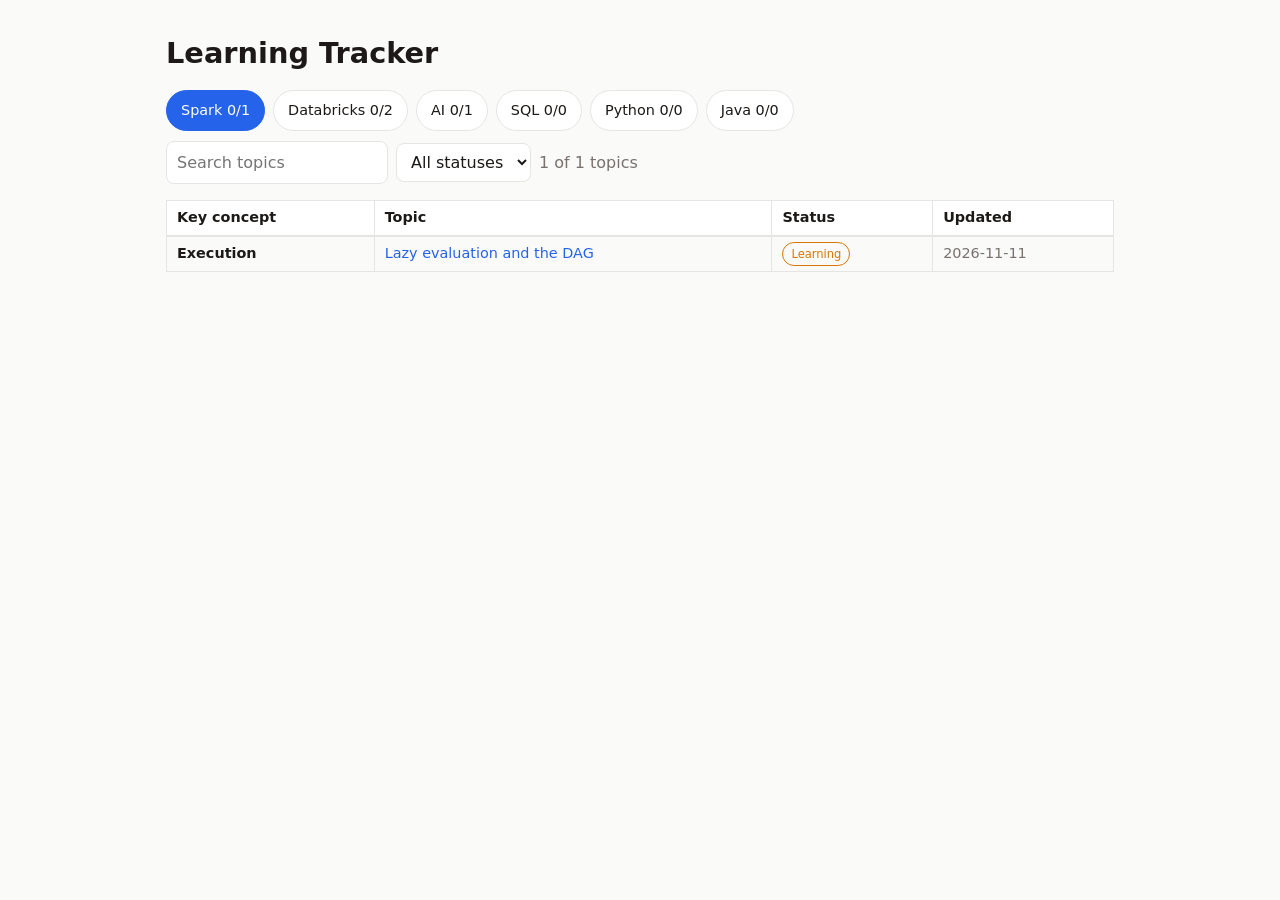
<file: index.html>
<!doctype html>
<html lang="en">
<head>
<meta charset="utf-8">
<meta name="viewport" content="width=device-width,initial-scale=1">
<title>Learning Tracker</title>
<link rel="stylesheet" href="assets/style.css">
</head>
<body>
<div class="wrap">
  <h1>Learning Tracker</h1>
  <div class="tabs" id="tabs"></div>
  <div class="tools">
    <input id="search" type="search" placeholder="Search topics" aria-label="Search topics">
    <select id="status" aria-label="Filter by status">
      <option value="all">All statuses</option>
      <option value="todo">To do</option>
      <option value="learning">Learning</option>
      <option value="revise">Revise</option>
      <option value="done">Done</option>
    </select>
    <span id="count" class="muted"></span>
  </div>
  <div id="table"></div>
</div>
<script src="assets/tracker.js"></script>
<script src="assets/app.js"></script>
</body>
</html>
</file>
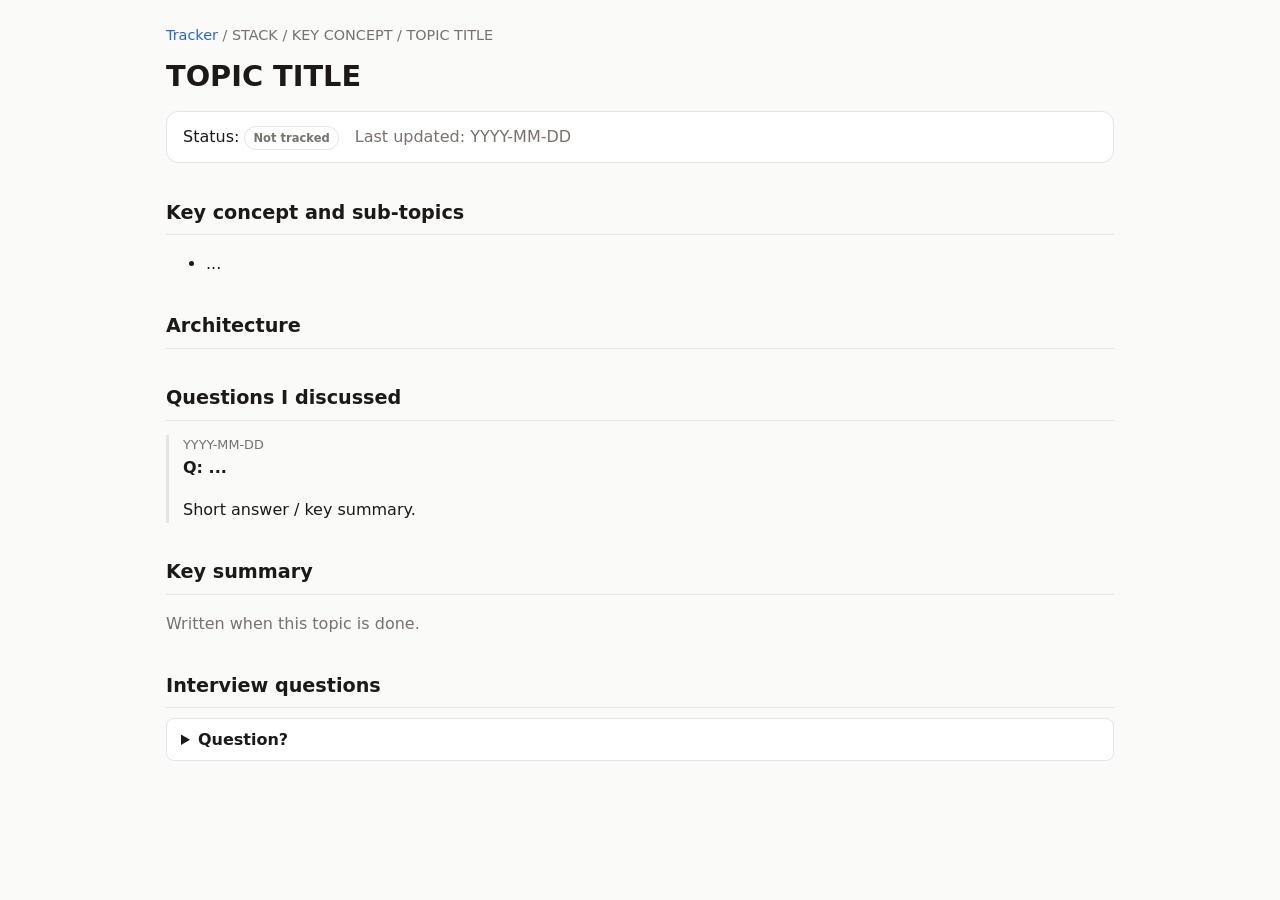
<file: templates/topic-template.html>
<!doctype html>
<html lang="en">
<head>
<meta charset="utf-8">
<meta name="viewport" content="width=device-width,initial-scale=1">
<title>TOPIC TITLE</title>
<link rel="stylesheet" href="../../assets/style.css">
</head>
<body>
<div class="wrap">
  <div class="crumbs"><a href="../../index.html#STACK_ID">Tracker</a> / STACK / KEY CONCEPT / TOPIC TITLE</div>
  <h1>TOPIC TITLE</h1>
  <div class="panel">
    <span>Status: <b id="status-badge" data-topic="STACK_ID/CONCEPT_FOLDER/TOPIC_SLUG"></b></span>
    <span class="muted">Last updated: YYYY-MM-DD</span>
  </div>

  <h2>Key concept and sub-topics</h2>
  <ul><li>...</li></ul>

  <h2>Architecture</h2>
  <!-- only if asked. Inline <svg>; reuse classes .box, .box.ai, .arrow -->

  <h2>Questions I discussed</h2>
  <div class="log">
    <div class="date">YYYY-MM-DD</div>
    <div class="q">Q: ...</div>
    <p>Short answer / key summary.</p>
  </div>

  <h2>Key summary</h2>
  <p class="muted">Written when this topic is done.</p>

  <h2>Interview questions</h2>
  <details><summary>Question?</summary>Answer.</details>
</div>
<script src="../../assets/tracker.js"></script>
<script src="../../assets/app.js"></script>
</body>
</html>
</file>
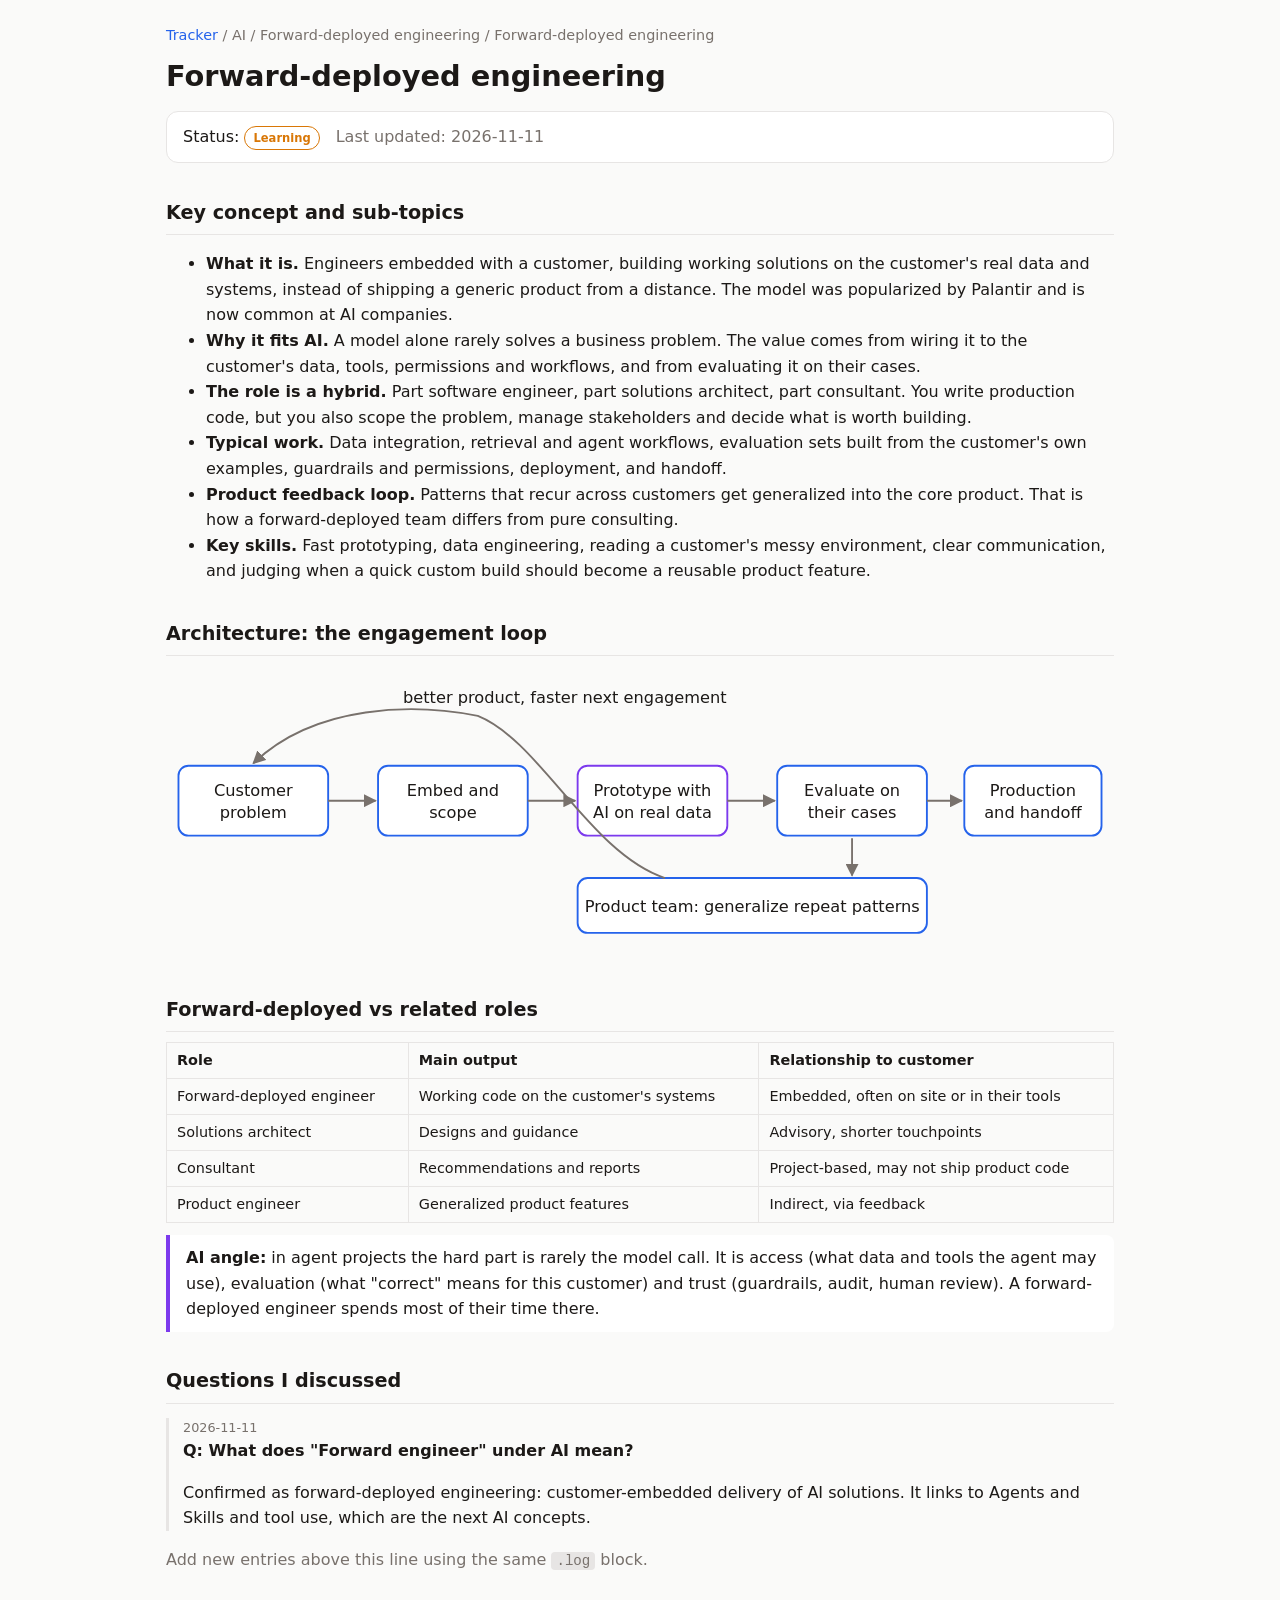
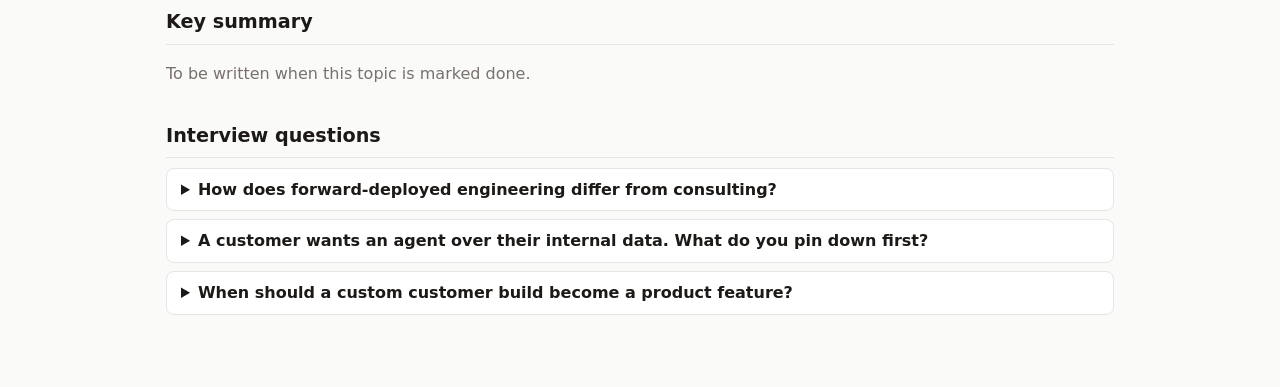
<file: ai/forward-deployed-engineering/overview.html>
<!doctype html>
<html lang="en">
<head>
<meta charset="utf-8">
<meta name="viewport" content="width=device-width,initial-scale=1">
<title>Forward-deployed engineering</title>
<link rel="stylesheet" href="../../assets/style.css">
</head>
<body>
<div class="wrap">
  <div class="crumbs"><a href="../../index.html#ai">Tracker</a> / AI / Forward-deployed engineering / Forward-deployed engineering</div>
  <h1>Forward-deployed engineering</h1>
  <div class="panel">
    <span>Status: <b id="status-badge" data-topic="ai/forward-deployed-engineering/overview"></b></span>
    <span class="muted">Last updated: 2026-11-11</span>
  </div>

  <h2>Key concept and sub-topics</h2>
  <ul>
    <li><b>What it is.</b> Engineers embedded with a customer, building working solutions on the customer's real data and systems, instead of shipping a generic product from a distance. The model was popularized by Palantir and is now common at AI companies.</li>
    <li><b>Why it fits AI.</b> A model alone rarely solves a business problem. The value comes from wiring it to the customer's data, tools, permissions and workflows, and from evaluating it on their cases.</li>
    <li><b>The role is a hybrid.</b> Part software engineer, part solutions architect, part consultant. You write production code, but you also scope the problem, manage stakeholders and decide what is worth building.</li>
    <li><b>Typical work.</b> Data integration, retrieval and agent workflows, evaluation sets built from the customer's own examples, guardrails and permissions, deployment, and handoff.</li>
    <li><b>Product feedback loop.</b> Patterns that recur across customers get generalized into the core product. That is how a forward-deployed team differs from pure consulting.</li>
    <li><b>Key skills.</b> Fast prototyping, data engineering, reading a customer's messy environment, clear communication, and judging when a quick custom build should become a reusable product feature.</li>
  </ul>

  <h2>Architecture: the engagement loop</h2>
  <svg viewBox="0 0 760 230" role="img" aria-label="Forward-deployed engineering loop between customer problem, prototype, evaluation, production and product feedback">
    <defs><marker id="a" viewBox="0 0 10 10" refX="9" refY="5" markerWidth="7" markerHeight="7" orient="auto"><path d="M0,0 L10,5 L0,10 z" fill="var(--muted)"/></marker></defs>
    <rect class="box" x="10" y="80" width="120" height="56" rx="8"/><text x="70" y="104" text-anchor="middle">Customer</text><text x="70" y="122" text-anchor="middle">problem</text>
    <rect class="box" x="170" y="80" width="120" height="56" rx="8"/><text x="230" y="104" text-anchor="middle">Embed and</text><text x="230" y="122" text-anchor="middle">scope</text>
    <rect class="box ai" x="330" y="80" width="120" height="56" rx="8"/><text x="390" y="104" text-anchor="middle">Prototype with</text><text x="390" y="122" text-anchor="middle">AI on real data</text>
    <rect class="box" x="490" y="80" width="120" height="56" rx="8"/><text x="550" y="104" text-anchor="middle">Evaluate on</text><text x="550" y="122" text-anchor="middle">their cases</text>
    <rect class="box" x="640" y="80" width="110" height="56" rx="8"/><text x="695" y="104" text-anchor="middle">Production</text><text x="695" y="122" text-anchor="middle">and handoff</text>
    <rect class="box" x="330" y="170" width="280" height="44" rx="8"/><text x="470" y="197" text-anchor="middle">Product team: generalize repeat patterns</text>
    <path class="arrow" d="M130 108 H168" marker-end="url(#a)"/><path class="arrow" d="M290 108 H328" marker-end="url(#a)"/>
    <path class="arrow" d="M450 108 H488" marker-end="url(#a)"/><path class="arrow" d="M610 108 H638" marker-end="url(#a)"/>
    <path class="arrow" d="M550 138 V168" marker-end="url(#a)"/>
    <path class="arrow" d="M400 170 C 340 150, 300 60, 250 40 C 200 30, 120 30, 70 78" marker-end="url(#a)"/>
    <text x="190" y="30" class="muted">better product, faster next engagement</text>
  </svg>

  <h2>Forward-deployed vs related roles</h2>
  <table>
    <tr><th>Role</th><th>Main output</th><th>Relationship to customer</th></tr>
    <tr><td>Forward-deployed engineer</td><td>Working code on the customer's systems</td><td>Embedded, often on site or in their tools</td></tr>
    <tr><td>Solutions architect</td><td>Designs and guidance</td><td>Advisory, shorter touchpoints</td></tr>
    <tr><td>Consultant</td><td>Recommendations and reports</td><td>Project-based, may not ship product code</td></tr>
    <tr><td>Product engineer</td><td>Generalized product features</td><td>Indirect, via feedback</td></tr>
  </table>

  <div class="callout"><b>AI angle:</b> in agent projects the hard part is rarely the model call. It is access (what data and tools the agent may use), evaluation (what "correct" means for this customer) and trust (guardrails, audit, human review). A forward-deployed engineer spends most of their time there.</div>

  <h2>Questions I discussed</h2>
  <div class="log">
    <div class="date">2026-11-11</div>
    <div class="q">Q: What does "Forward engineer" under AI mean?</div>
    <p>Confirmed as forward-deployed engineering: customer-embedded delivery of AI solutions. It links to Agents and Skills and tool use, which are the next AI concepts.</p>
  </div>
  <p class="muted">Add new entries above this line using the same <code>.log</code> block.</p>

  <h2>Key summary</h2>
  <p class="muted">To be written when this topic is marked done.</p>

  <h2>Interview questions</h2>
  <details><summary>How does forward-deployed engineering differ from consulting?</summary>The output is shipped, working software, and repeated patterns feed back into a reusable product instead of staying as one-off project work.</details>
  <details><summary>A customer wants an agent over their internal data. What do you pin down first?</summary>The concrete task and success measure, then which data and tools the agent may access under what permissions, then a small evaluation set drawn from their real cases, before building anything large.</details>
  <details><summary>When should a custom customer build become a product feature?</summary>When the same need repeats across customers, the solution can be generalized without customer-specific data or logic, and maintaining one shared version costs less than many custom ones.</details>

</div>
<script src="../../assets/tracker.js"></script>
<script src="../../assets/app.js"></script>
</body>
</html>
</file>
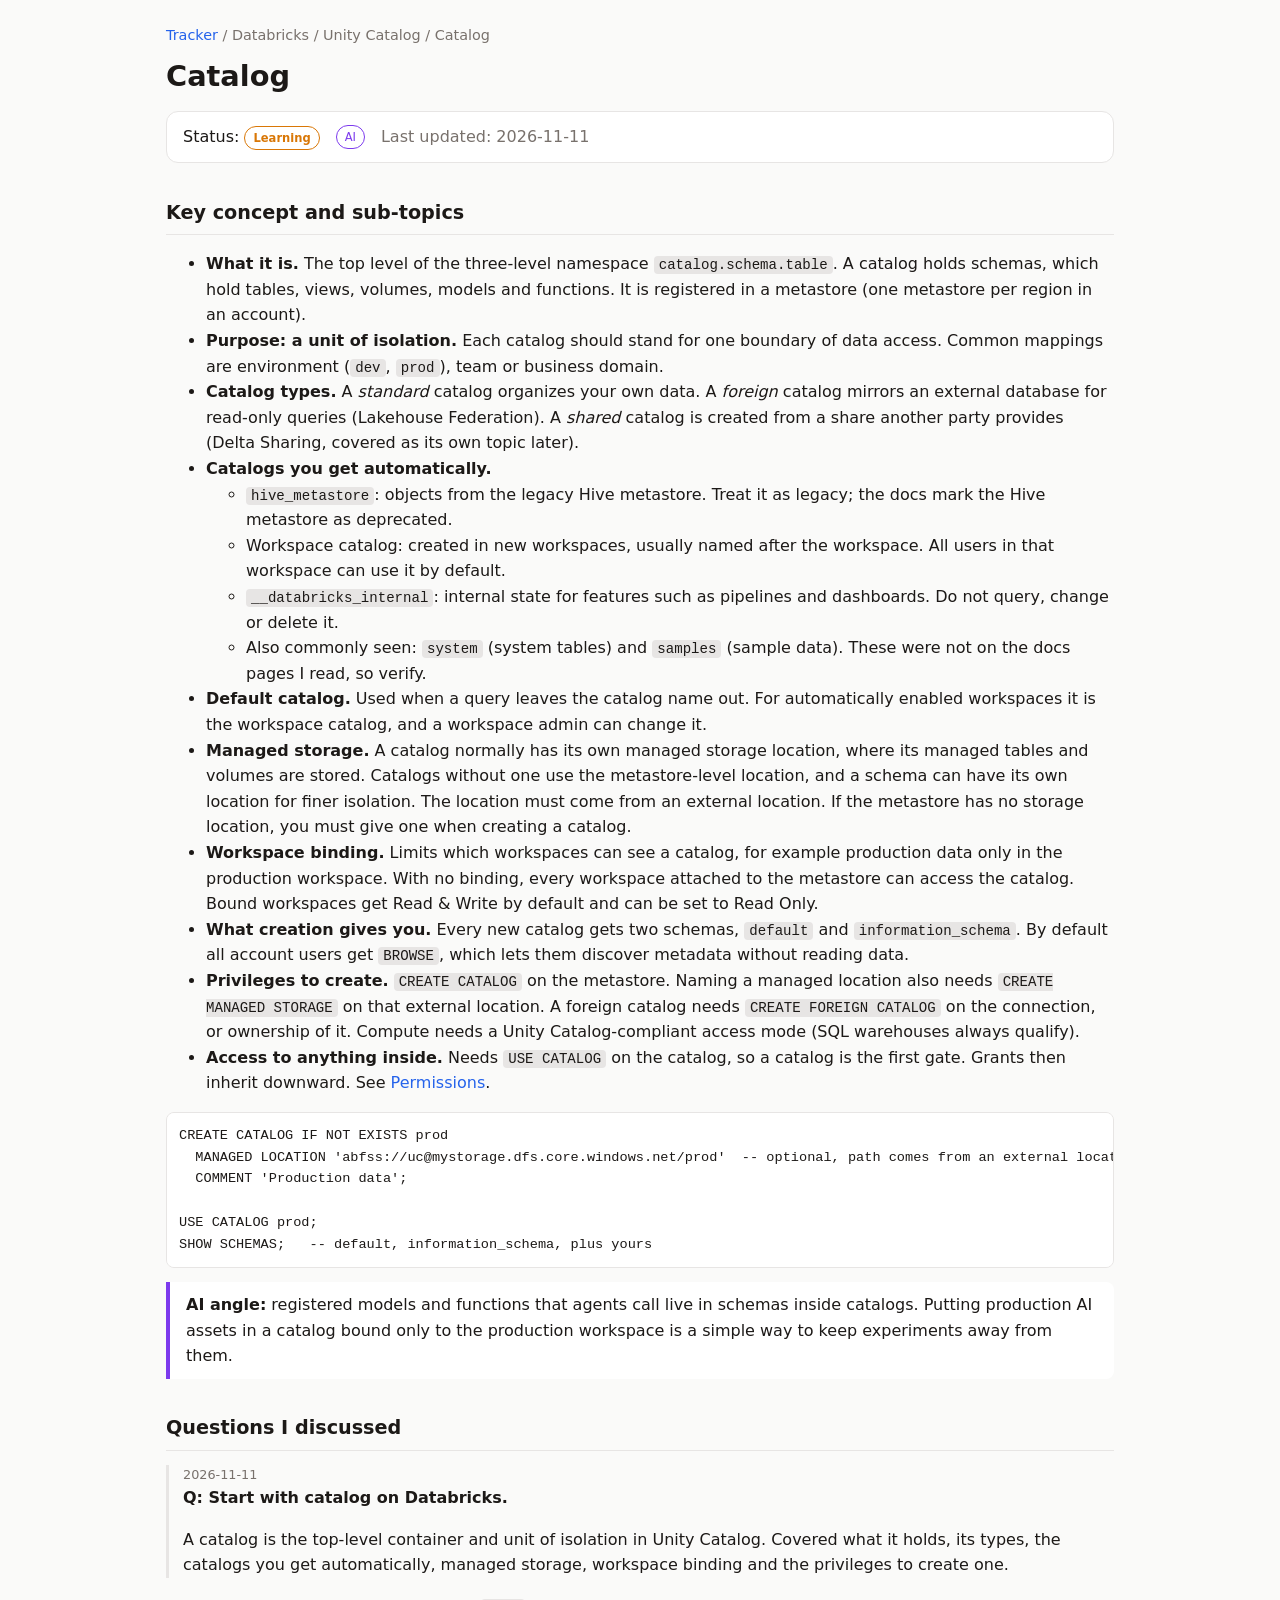
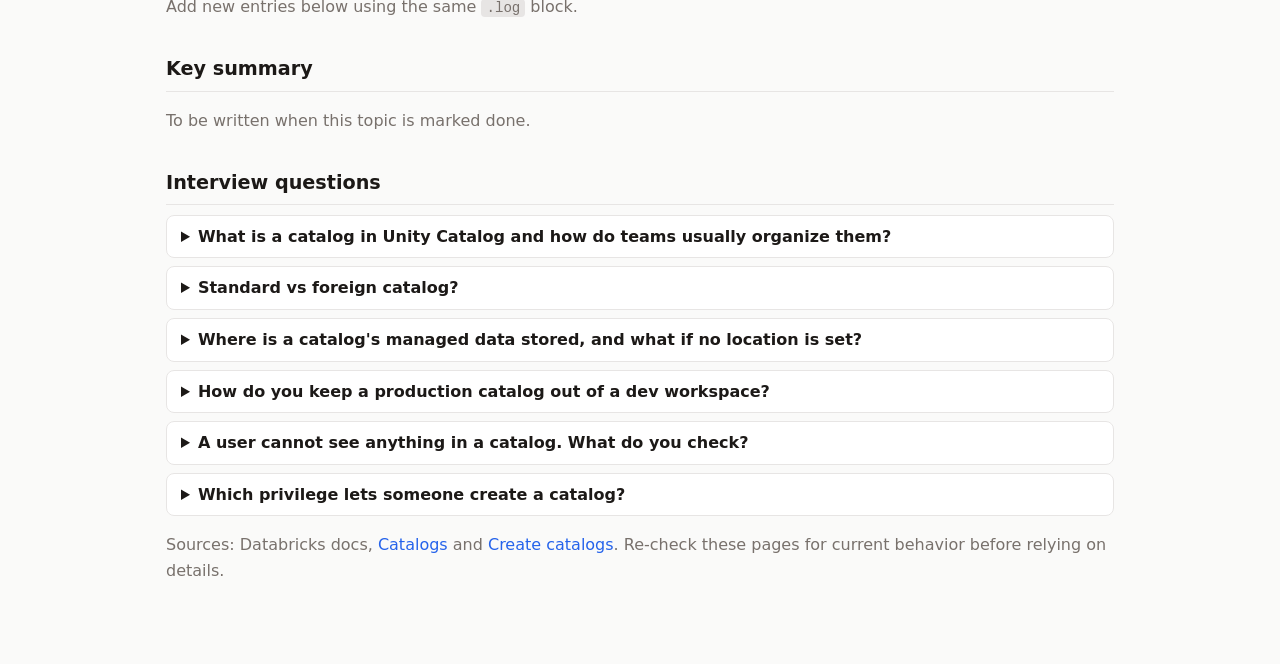
<file: databricks/unity-catalog/catalog.html>
<!doctype html>
<html lang="en">
<head>
<meta charset="utf-8">
<meta name="viewport" content="width=device-width,initial-scale=1">
<title>Catalog</title>
<link rel="stylesheet" href="../../assets/style.css">
</head>
<body>
<div class="wrap">
  <div class="crumbs"><a href="../../index.html#databricks">Tracker</a> / Databricks / Unity Catalog / Catalog</div>
  <h1>Catalog</h1>
  <div class="panel">
    <span>Status: <b id="status-badge" data-topic="databricks/unity-catalog/catalog"></b></span>
    <span class="pill ai">AI</span>
    <span class="muted">Last updated: 2026-11-11</span>
  </div>

  <h2>Key concept and sub-topics</h2>
  <ul>
    <li><b>What it is.</b> The top level of the three-level namespace <code>catalog.schema.table</code>. A catalog holds schemas, which hold tables, views, volumes, models and functions. It is registered in a metastore (one metastore per region in an account).</li>
    <li><b>Purpose: a unit of isolation.</b> Each catalog should stand for one boundary of data access. Common mappings are environment (<code>dev</code>, <code>prod</code>), team or business domain.</li>
    <li><b>Catalog types.</b> A <i>standard</i> catalog organizes your own data. A <i>foreign</i> catalog mirrors an external database for read-only queries (Lakehouse Federation). A <i>shared</i> catalog is created from a share another party provides (Delta Sharing, covered as its own topic later).</li>
    <li><b>Catalogs you get automatically.</b>
      <ul>
        <li><code>hive_metastore</code>: objects from the legacy Hive metastore. Treat it as legacy; the docs mark the Hive metastore as deprecated.</li>
        <li>Workspace catalog: created in new workspaces, usually named after the workspace. All users in that workspace can use it by default.</li>
        <li><code>__databricks_internal</code>: internal state for features such as pipelines and dashboards. Do not query, change or delete it.</li>
        <li>Also commonly seen: <code>system</code> (system tables) and <code>samples</code> (sample data). These were not on the docs pages I read, so verify.</li>
      </ul></li>
    <li><b>Default catalog.</b> Used when a query leaves the catalog name out. For automatically enabled workspaces it is the workspace catalog, and a workspace admin can change it.</li>
    <li><b>Managed storage.</b> A catalog normally has its own managed storage location, where its managed tables and volumes are stored. Catalogs without one use the metastore-level location, and a schema can have its own location for finer isolation. The location must come from an external location. If the metastore has no storage location, you must give one when creating a catalog.</li>
    <li><b>Workspace binding.</b> Limits which workspaces can see a catalog, for example production data only in the production workspace. With no binding, every workspace attached to the metastore can access the catalog. Bound workspaces get Read &amp; Write by default and can be set to Read Only.</li>
    <li><b>What creation gives you.</b> Every new catalog gets two schemas, <code>default</code> and <code>information_schema</code>. By default all account users get <code>BROWSE</code>, which lets them discover metadata without reading data.</li>
    <li><b>Privileges to create.</b> <code>CREATE CATALOG</code> on the metastore. Naming a managed location also needs <code>CREATE MANAGED STORAGE</code> on that external location. A foreign catalog needs <code>CREATE FOREIGN CATALOG</code> on the connection, or ownership of it. Compute needs a Unity Catalog-compliant access mode (SQL warehouses always qualify).</li>
    <li><b>Access to anything inside.</b> Needs <code>USE CATALOG</code> on the catalog, so a catalog is the first gate. Grants then inherit downward. See <a href="permissions.html">Permissions</a>.</li>
  </ul>
<pre>CREATE CATALOG IF NOT EXISTS prod
  MANAGED LOCATION 'abfss://uc@mystorage.dfs.core.windows.net/prod'  -- optional, path comes from an external location
  COMMENT 'Production data';

USE CATALOG prod;
SHOW SCHEMAS;   -- default, information_schema, plus yours</pre>

  <div class="callout"><b>AI angle:</b> registered models and functions that agents call live in schemas inside catalogs. Putting production AI assets in a catalog bound only to the production workspace is a simple way to keep experiments away from them.</div>

  <h2>Questions I discussed</h2>
  <div class="log">
    <div class="date">2026-11-11</div>
    <div class="q">Q: Start with catalog on Databricks.</div>
    <p>A catalog is the top-level container and unit of isolation in Unity Catalog. Covered what it holds, its types, the catalogs you get automatically, managed storage, workspace binding and the privileges to create one.</p>
  </div>
  <p class="muted">Add new entries below using the same <code>.log</code> block.</p>

  <h2>Key summary</h2>
  <p class="muted">To be written when this topic is marked done.</p>

  <h2>Interview questions</h2>
  <details><summary>What is a catalog in Unity Catalog and how do teams usually organize them?</summary>It is the top level of <code>catalog.schema.table</code> and a unit of data isolation. Teams usually split by environment (dev, prod), team or business domain, so that access and storage can be managed per boundary.</details>
  <details><summary>Standard vs foreign catalog?</summary>A standard catalog holds data managed in Unity Catalog. A foreign catalog is part of Lakehouse Federation: it mirrors an external database so you can query it read-only without copying the data.</details>
  <details><summary>Where is a catalog's managed data stored, and what if no location is set?</summary>In the catalog's managed storage location, which must come from an external location. If none is set it falls back to the metastore-level location, and if the metastore has none either, you must specify one when creating the catalog. A schema can override it for finer isolation.</details>
  <details><summary>How do you keep a production catalog out of a dev workspace?</summary>Bind the catalog to the production workspace only. Without a binding, every workspace attached to the metastore can access it.</details>
  <details><summary>A user cannot see anything in a catalog. What do you check?</summary>Whether they have <code>USE CATALOG</code> (and <code>USE SCHEMA</code> plus the object privilege below it), whether the catalog is bound to the workspace they are using, and whether they only have <code>BROWSE</code>, which shows metadata but not data.</details>
  <details><summary>Which privilege lets someone create a catalog?</summary><code>CREATE CATALOG</code> on the metastore. Specifying a managed location additionally needs <code>CREATE MANAGED STORAGE</code> on the external location.</details>

  <p class="muted">Sources: Databricks docs, <a href="https://docs.databricks.com/aws/catalogs">Catalogs</a> and <a href="https://docs.databricks.com/aws/en/catalogs/create-catalog">Create catalogs</a>. Re-check these pages for current behavior before relying on details.</p>
</div>
<script src="../../assets/tracker.js"></script>
<script src="../../assets/app.js"></script>
</body>
</html>
</file>
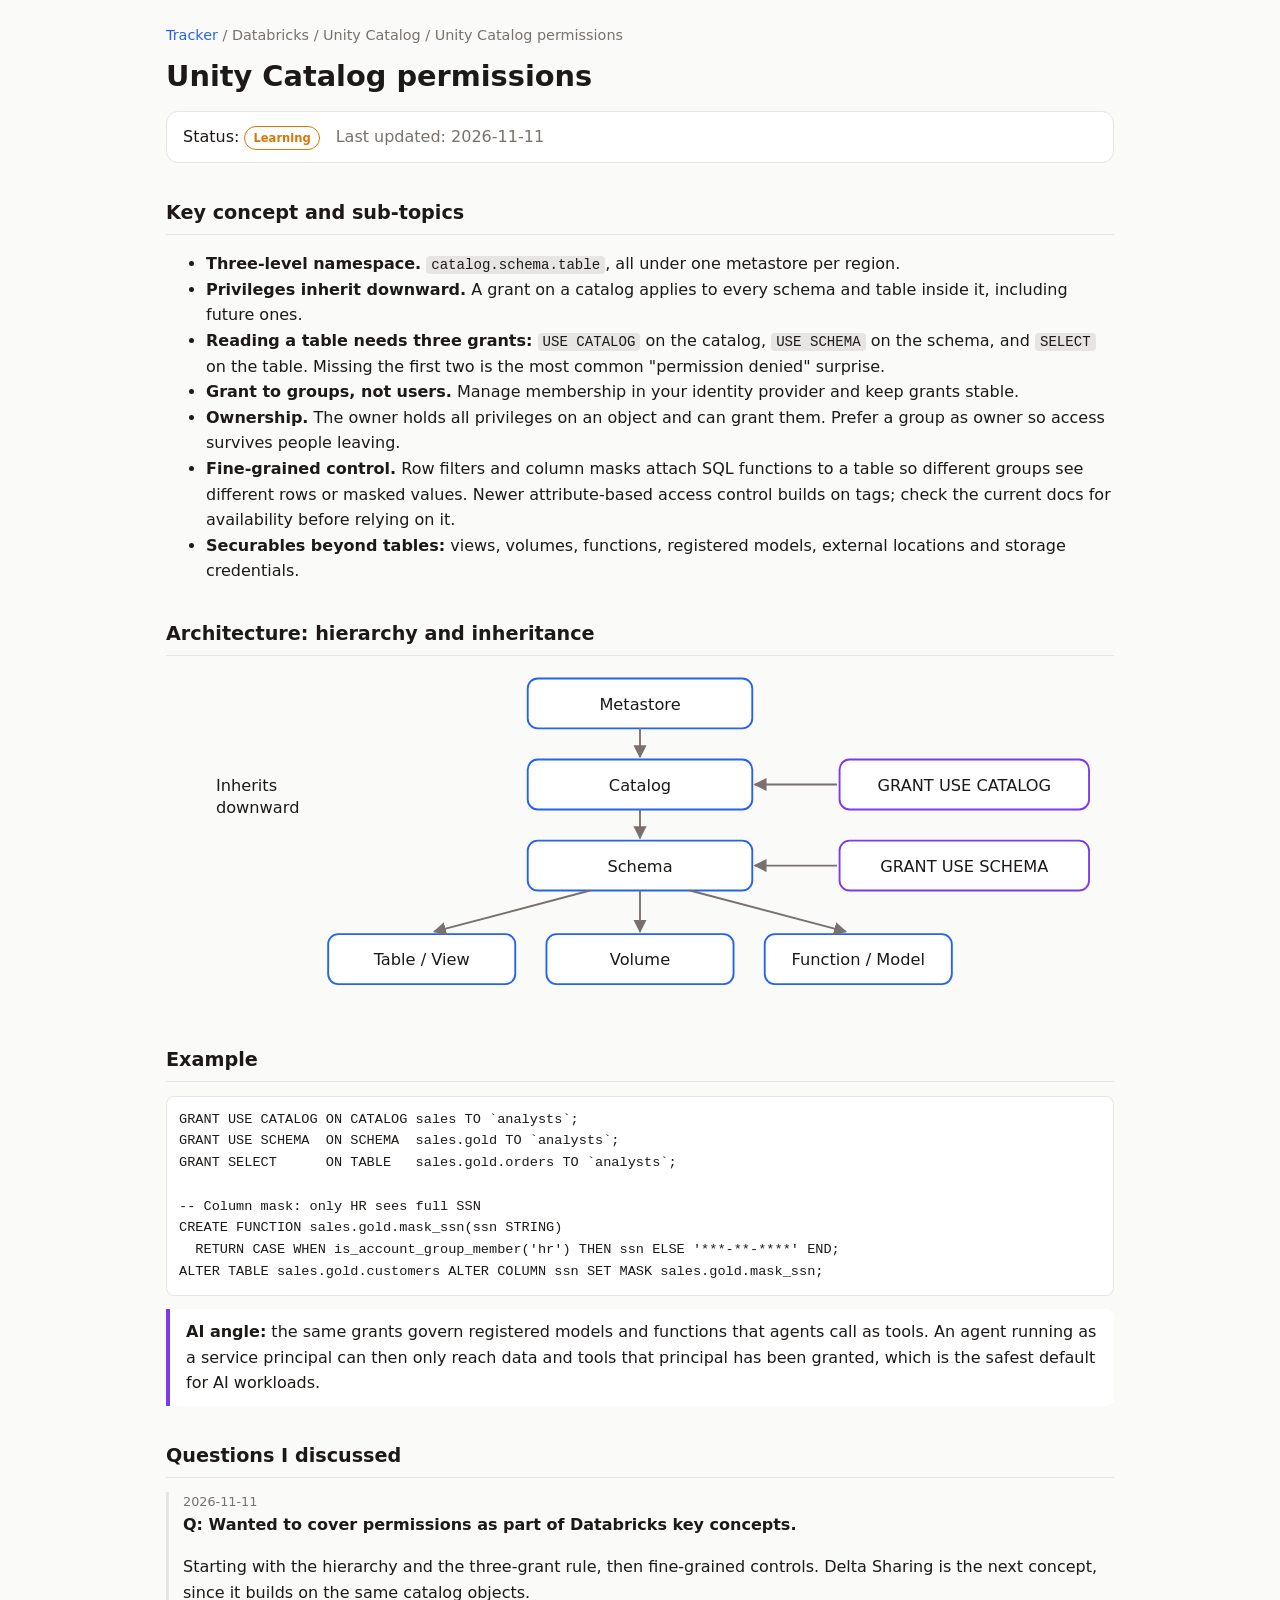
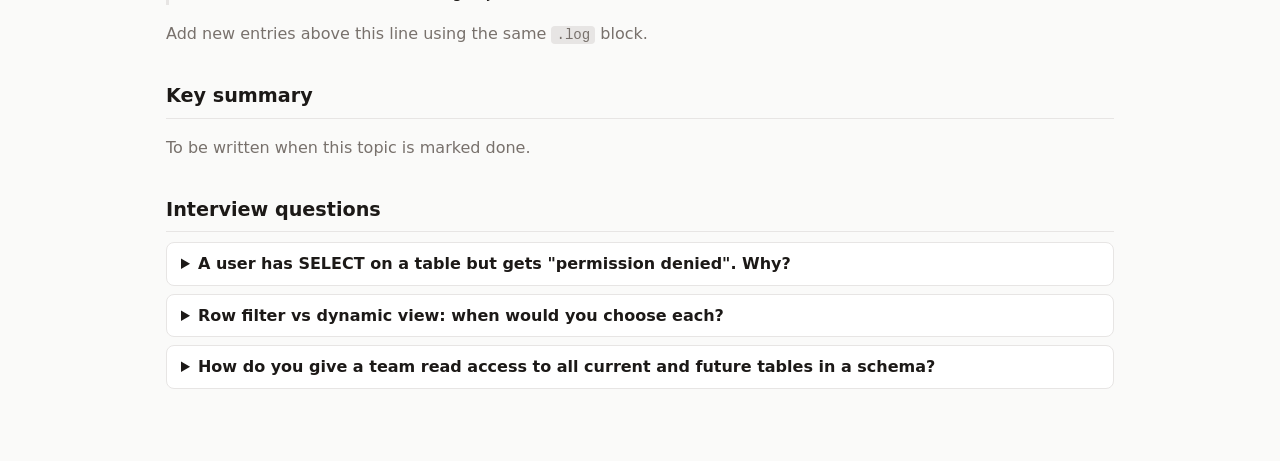
<file: databricks/unity-catalog/permissions.html>
<!doctype html>
<html lang="en">
<head>
<meta charset="utf-8">
<meta name="viewport" content="width=device-width,initial-scale=1">
<title>Unity Catalog permissions</title>
<link rel="stylesheet" href="../../assets/style.css">
</head>
<body>
<div class="wrap">
  <div class="crumbs"><a href="../../index.html#databricks">Tracker</a> / Databricks / Unity Catalog / Unity Catalog permissions</div>
  <h1>Unity Catalog permissions</h1>
  <div class="panel">
    <span>Status: <b id="status-badge" data-topic="databricks/unity-catalog/permissions"></b></span><span class="muted">Last updated: 2026-11-11</span>
  </div>

  <h2>Key concept and sub-topics</h2>
  <ul>
    <li><b>Three-level namespace.</b> <code>catalog.schema.table</code>, all under one metastore per region.</li>
    <li><b>Privileges inherit downward.</b> A grant on a catalog applies to every schema and table inside it, including future ones.</li>
    <li><b>Reading a table needs three grants:</b> <code>USE CATALOG</code> on the catalog, <code>USE SCHEMA</code> on the schema, and <code>SELECT</code> on the table. Missing the first two is the most common "permission denied" surprise.</li>
    <li><b>Grant to groups, not users.</b> Manage membership in your identity provider and keep grants stable.</li>
    <li><b>Ownership.</b> The owner holds all privileges on an object and can grant them. Prefer a group as owner so access survives people leaving.</li>
    <li><b>Fine-grained control.</b> Row filters and column masks attach SQL functions to a table so different groups see different rows or masked values. Newer attribute-based access control builds on tags; check the current docs for availability before relying on it.</li>
    <li><b>Securables beyond tables:</b> views, volumes, functions, registered models, external locations and storage credentials.</li>
  </ul>

  <h2>Architecture: hierarchy and inheritance</h2>
  <svg viewBox="0 0 760 270" role="img" aria-label="Unity Catalog hierarchy from metastore to tables with grants inheriting downward">
    <defs><marker id="a" viewBox="0 0 10 10" refX="9" refY="5" markerWidth="7" markerHeight="7" orient="auto"><path d="M0,0 L10,5 L0,10 z" fill="var(--muted)"/></marker></defs>
    <rect class="box" x="290" y="10" width="180" height="40" rx="8"/><text x="380" y="35" text-anchor="middle">Metastore</text>
    <rect class="box" x="290" y="75" width="180" height="40" rx="8"/><text x="380" y="100" text-anchor="middle">Catalog</text>
    <rect class="box" x="290" y="140" width="180" height="40" rx="8"/><text x="380" y="165" text-anchor="middle">Schema</text>
    <rect class="box" x="130" y="215" width="150" height="40" rx="8"/><text x="205" y="240" text-anchor="middle">Table / View</text>
    <rect class="box" x="305" y="215" width="150" height="40" rx="8"/><text x="380" y="240" text-anchor="middle">Volume</text>
    <rect class="box" x="480" y="215" width="150" height="40" rx="8"/><text x="555" y="240" text-anchor="middle">Function / Model</text>
    <path class="arrow" d="M380 50 V73" marker-end="url(#a)"/><path class="arrow" d="M380 115 V138" marker-end="url(#a)"/>
    <path class="arrow" d="M340 180 L215 213" marker-end="url(#a)"/><path class="arrow" d="M380 180 V213" marker-end="url(#a)"/><path class="arrow" d="M420 180 L545 213" marker-end="url(#a)"/>
    <rect class="box ai" x="540" y="75" width="200" height="40" rx="8"/><text x="640" y="100" text-anchor="middle">GRANT USE CATALOG</text>
    <rect class="box ai" x="540" y="140" width="200" height="40" rx="8"/><text x="640" y="165" text-anchor="middle">GRANT USE SCHEMA</text>
    <text x="40" y="100">Inherits</text><text x="40" y="118">downward</text>
    <path class="arrow" d="M538 95 H472" marker-end="url(#a)"/><path class="arrow" d="M538 160 H472" marker-end="url(#a)"/>
  </svg>

  <h2>Example</h2>
<pre>GRANT USE CATALOG ON CATALOG sales TO `analysts`;
GRANT USE SCHEMA  ON SCHEMA  sales.gold TO `analysts`;
GRANT SELECT      ON TABLE   sales.gold.orders TO `analysts`;

-- Column mask: only HR sees full SSN
CREATE FUNCTION sales.gold.mask_ssn(ssn STRING)
  RETURN CASE WHEN is_account_group_member('hr') THEN ssn ELSE '***-**-****' END;
ALTER TABLE sales.gold.customers ALTER COLUMN ssn SET MASK sales.gold.mask_ssn;</pre>

  <div class="callout"><b>AI angle:</b> the same grants govern registered models and functions that agents call as tools. An agent running as a service principal can then only reach data and tools that principal has been granted, which is the safest default for AI workloads.</div>

  <h2>Questions I discussed</h2>
  <div class="log">
    <div class="date">2026-11-11</div>
    <div class="q">Q: Wanted to cover permissions as part of Databricks key concepts.</div>
    <p>Starting with the hierarchy and the three-grant rule, then fine-grained controls. Delta Sharing is the next concept, since it builds on the same catalog objects.</p>
  </div>
  <p class="muted">Add new entries above this line using the same <code>.log</code> block.</p>

  <h2>Key summary</h2>
  <p class="muted">To be written when this topic is marked done.</p>

  <h2>Interview questions</h2>
  <details><summary>A user has SELECT on a table but gets "permission denied". Why?</summary>Most likely they lack USE CATALOG or USE SCHEMA on the parents. SELECT alone is not enough.</details>
  <details><summary>Row filter vs dynamic view: when would you choose each?</summary>Row filters and column masks attach to the table itself, so the policy follows it everywhere. Dynamic views are an older pattern where the policy lives in a separate view that users must query instead.</details>
  <details><summary>How do you give a team read access to all current and future tables in a schema?</summary>Grant <code>USE CATALOG</code> on the catalog, <code>USE SCHEMA</code> on the schema and <code>SELECT</code> on the schema to a group. Privileges inherit downward, so new tables in that schema are covered automatically.</details>

</div>
<script src="../../assets/tracker.js"></script>
<script src="../../assets/app.js"></script>
</body>
</html>
</file>
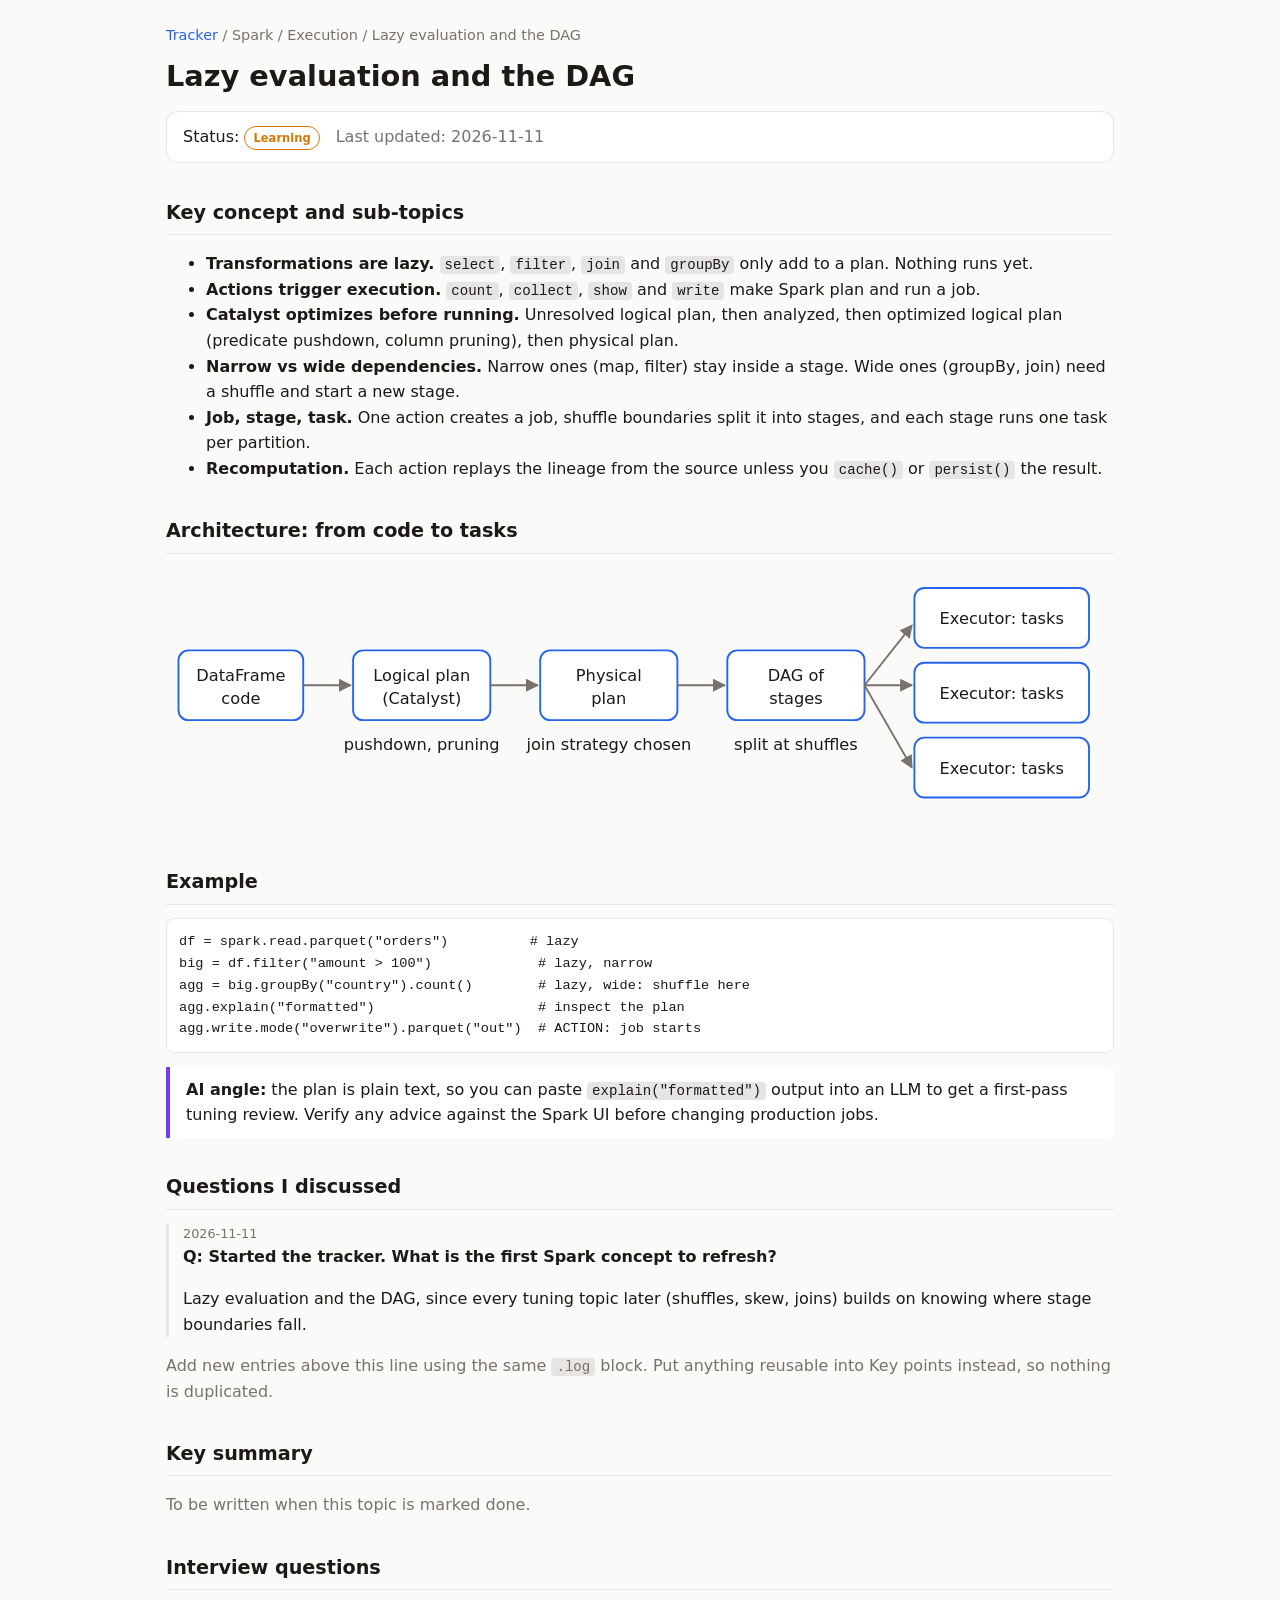
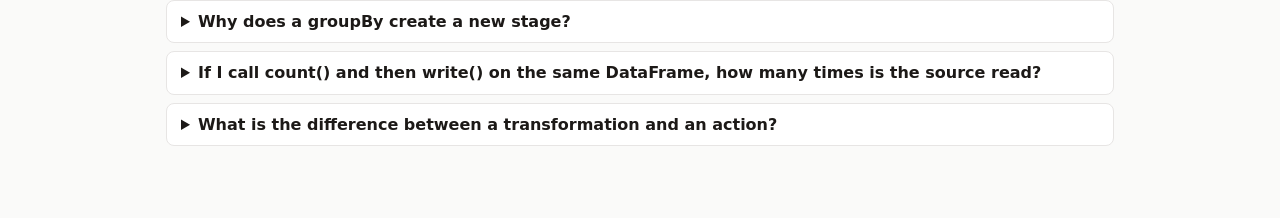
<file: spark/execution/lazy-evaluation-dag.html>
<!doctype html>
<html lang="en">
<head>
<meta charset="utf-8">
<meta name="viewport" content="width=device-width,initial-scale=1">
<title>Lazy evaluation and the DAG</title>
<link rel="stylesheet" href="../../assets/style.css">
</head>
<body>
<div class="wrap">
  <div class="crumbs"><a href="../../index.html#spark">Tracker</a> / Spark / Execution / Lazy evaluation and the DAG</div>
  <h1>Lazy evaluation and the DAG</h1>
  <div class="panel">
    <span>Status: <b id="status-badge" data-topic="spark/execution/lazy-evaluation-dag"></b></span><span class="muted">Last updated: 2026-11-11</span>
  </div>

  <h2>Key concept and sub-topics</h2>
  <ul>
    <li><b>Transformations are lazy.</b> <code>select</code>, <code>filter</code>, <code>join</code> and <code>groupBy</code> only add to a plan. Nothing runs yet.</li>
    <li><b>Actions trigger execution.</b> <code>count</code>, <code>collect</code>, <code>show</code> and <code>write</code> make Spark plan and run a job.</li>
    <li><b>Catalyst optimizes before running.</b> Unresolved logical plan, then analyzed, then optimized logical plan (predicate pushdown, column pruning), then physical plan.</li>
    <li><b>Narrow vs wide dependencies.</b> Narrow ones (map, filter) stay inside a stage. Wide ones (groupBy, join) need a shuffle and start a new stage.</li>
    <li><b>Job, stage, task.</b> One action creates a job, shuffle boundaries split it into stages, and each stage runs one task per partition.</li>
    <li><b>Recomputation.</b> Each action replays the lineage from the source unless you <code>cache()</code> or <code>persist()</code> the result.</li>
  </ul>

  <h2>Architecture: from code to tasks</h2>
  <svg viewBox="0 0 760 210" role="img" aria-label="Spark execution pipeline from user code to tasks on executors">
    <defs><marker id="a" viewBox="0 0 10 10" refX="9" refY="5" markerWidth="7" markerHeight="7" orient="auto"><path d="M0,0 L10,5 L0,10 z" fill="var(--muted)"/></marker></defs>
    <rect class="box" x="10" y="70" width="100" height="56" rx="8"/><text x="60" y="95" text-anchor="middle">DataFrame</text><text x="60" y="113" text-anchor="middle">code</text>
    <rect class="box" x="150" y="70" width="110" height="56" rx="8"/><text x="205" y="95" text-anchor="middle">Logical plan</text><text x="205" y="113" text-anchor="middle">(Catalyst)</text>
    <rect class="box" x="300" y="70" width="110" height="56" rx="8"/><text x="355" y="95" text-anchor="middle">Physical</text><text x="355" y="113" text-anchor="middle">plan</text>
    <rect class="box" x="450" y="70" width="110" height="56" rx="8"/><text x="505" y="95" text-anchor="middle">DAG of</text><text x="505" y="113" text-anchor="middle">stages</text>
    <rect class="box" x="600" y="20" width="140" height="48" rx="8"/><text x="670" y="49" text-anchor="middle">Executor: tasks</text>
    <rect class="box" x="600" y="80" width="140" height="48" rx="8"/><text x="670" y="109" text-anchor="middle">Executor: tasks</text>
    <rect class="box" x="600" y="140" width="140" height="48" rx="8"/><text x="670" y="169" text-anchor="middle">Executor: tasks</text>
    <path class="arrow" d="M110 98 H148" marker-end="url(#a)"/><path class="arrow" d="M260 98 H298" marker-end="url(#a)"/>
    <path class="arrow" d="M410 98 H448" marker-end="url(#a)"/><path class="arrow" d="M560 98 L598 50" marker-end="url(#a)"/>
    <path class="arrow" d="M560 98 H598" marker-end="url(#a)"/><path class="arrow" d="M560 98 L598 164" marker-end="url(#a)"/>
    <text x="205" y="150" text-anchor="middle" class="muted">pushdown, pruning</text>
    <text x="355" y="150" text-anchor="middle" class="muted">join strategy chosen</text>
    <text x="505" y="150" text-anchor="middle" class="muted">split at shuffles</text>
  </svg>

  <h2>Example</h2>
<pre>df = spark.read.parquet("orders")          # lazy
big = df.filter("amount > 100")             # lazy, narrow
agg = big.groupBy("country").count()        # lazy, wide: shuffle here
agg.explain("formatted")                    # inspect the plan
agg.write.mode("overwrite").parquet("out")  # ACTION: job starts</pre>

  <div class="callout"><b>AI angle:</b> the plan is plain text, so you can paste <code>explain("formatted")</code> output into an LLM to get a first-pass tuning review. Verify any advice against the Spark UI before changing production jobs.</div>

  <h2>Questions I discussed</h2>
  <div class="log">
    <div class="date">2026-11-11</div>
    <div class="q">Q: Started the tracker. What is the first Spark concept to refresh?</div>
    <p>Lazy evaluation and the DAG, since every tuning topic later (shuffles, skew, joins) builds on knowing where stage boundaries fall.</p>
  </div>
  <p class="muted">Add new entries above this line using the same <code>.log</code> block. Put anything reusable into Key points instead, so nothing is duplicated.</p>

  <h2>Key summary</h2>
  <p class="muted">To be written when this topic is marked done.</p>

  <h2>Interview questions</h2>
  <details><summary>Why does a groupBy create a new stage?</summary>Rows with the same key must land on the same partition, so data is redistributed across the network (a shuffle). Spark cannot pipeline across that boundary.</details>
  <details><summary>If I call count() and then write() on the same DataFrame, how many times is the source read?</summary>Twice, unless it is cached. Each action replays the lineage.</details>
  <details><summary>What is the difference between a transformation and an action?</summary>Transformations (<code>filter</code>, <code>select</code>, <code>groupBy</code>) lazily extend the plan and return a new DataFrame. Actions (<code>count</code>, <code>collect</code>, <code>write</code>) trigger execution and return a result or write output.</details>

</div>
<script src="../../assets/tracker.js"></script>
<script src="../../assets/app.js"></script>
</body>
</html>
</file>
<file: assets/style.css>
:root{--bg:#fafaf9;--card:#fff;--text:#1c1917;--muted:#78716c;--line:#e7e5e4;--accent:#2563eb;--ok:#16a34a;--warn:#d97706;--ai:#7c3aed}
@media (prefers-color-scheme:dark){:root{--bg:#171717;--card:#222;--text:#f5f5f4;--muted:#a8a29e;--line:#3a3a3a;--accent:#60a5fa;--ok:#4ade80;--warn:#fbbf24;--ai:#a78bfa}}
*{box-sizing:border-box}
body{margin:0;background:var(--bg);color:var(--text);font:16px/1.6 system-ui,-apple-system,Segoe UI,sans-serif}
.wrap{max-width:980px;margin:0 auto;padding:24px 16px 64px}
a{color:var(--accent);text-decoration:none}a:hover{text-decoration:underline}
h1{font-size:1.8rem;margin:.2em 0}h2{font-size:1.2rem;margin:1.8em 0 .5em;border-bottom:1px solid var(--line);padding-bottom:.3em}
.muted{color:var(--muted)}.crumbs{font-size:.9rem;color:var(--muted)}
.tabs{display:flex;gap:8px;flex-wrap:wrap;margin:20px 0 12px}
.tab{border:1px solid var(--line);background:var(--card);color:var(--text);padding:8px 14px;border-radius:999px;cursor:pointer;font:inherit;font-size:.9rem}
.tab.on{background:var(--accent);border-color:var(--accent);color:#fff}
.bar{height:8px;background:var(--line);border-radius:99px;overflow:hidden;margin:6px 0 16px}
.bar>span{display:block;height:100%;background:var(--ok)}
.tools{display:flex;gap:8px;flex-wrap:wrap;margin-bottom:16px}
input,select,textarea{font:inherit;padding:8px 10px;border:1px solid var(--line);border-radius:8px;background:var(--card);color:var(--text)}
.grid{display:grid;grid-template-columns:repeat(auto-fill,minmax(280px,1fr));gap:12px}
.card{background:var(--card);border:1px solid var(--line);border-radius:12px;padding:14px 16px;display:block;color:var(--text)}
a.card:hover{border-color:var(--accent);text-decoration:none}
.card h3{margin:0 0 4px;font-size:1rem}.card p{margin:4px 0 8px;font-size:.88rem;color:var(--muted)}
.pill{display:inline-block;font-size:.72rem;padding:2px 8px;border-radius:99px;border:1px solid var(--line);margin-right:4px;color:var(--muted)}
.pill.learning{color:var(--warn);border-color:var(--warn)}.pill.revise{color:var(--accent);border-color:var(--accent)}
.pill.done{color:var(--ok);border-color:var(--ok)}.pill.ai{color:var(--ai);border-color:var(--ai)}
.card.stub{opacity:.65;border-style:dashed}
.panel{background:var(--card);border:1px solid var(--line);border-radius:12px;padding:12px 16px;margin:12px 0;display:flex;gap:12px;flex-wrap:wrap;align-items:center}
.callout{border-left:4px solid var(--ai);background:var(--card);padding:10px 16px;border-radius:0 8px 8px 0;margin:12px 0}
.log{border-left:3px solid var(--line);padding-left:14px;margin:14px 0}.log .date{font-size:.8rem;color:var(--muted)}
.log .q{font-weight:600}
code{background:var(--line);padding:1px 5px;border-radius:4px;font-size:.88em}
pre{background:var(--card);border:1px solid var(--line);padding:12px;border-radius:8px;overflow:auto;font-size:.85rem}
table{border-collapse:collapse;width:100%;font-size:.9rem}th,td{border:1px solid var(--line);padding:6px 10px;text-align:left}
svg{max-width:100%;height:auto}svg text{fill:var(--text);font:13px system-ui}
.box{fill:var(--card);stroke:var(--accent);stroke-width:1.5}.box.ai{stroke:var(--ai)}.arrow{stroke:var(--muted);stroke-width:1.5;fill:none}
details{background:var(--card);border:1px solid var(--line);border-radius:8px;padding:8px 14px;margin:8px 0}
summary{cursor:pointer;font-weight:600}

/* tracker table: dense so a stack fits on one screen */
.tbl{font-size:.9rem}.tbl th{background:var(--card);position:sticky;top:0}
.tbl td,.tbl th{padding:5px 10px}.tbl tr.grp td{border-top:2px solid var(--line)}
.tabs{margin:14px 0 10px}.tools{align-items:center}
.pill.todo{color:var(--muted)}
</file>
